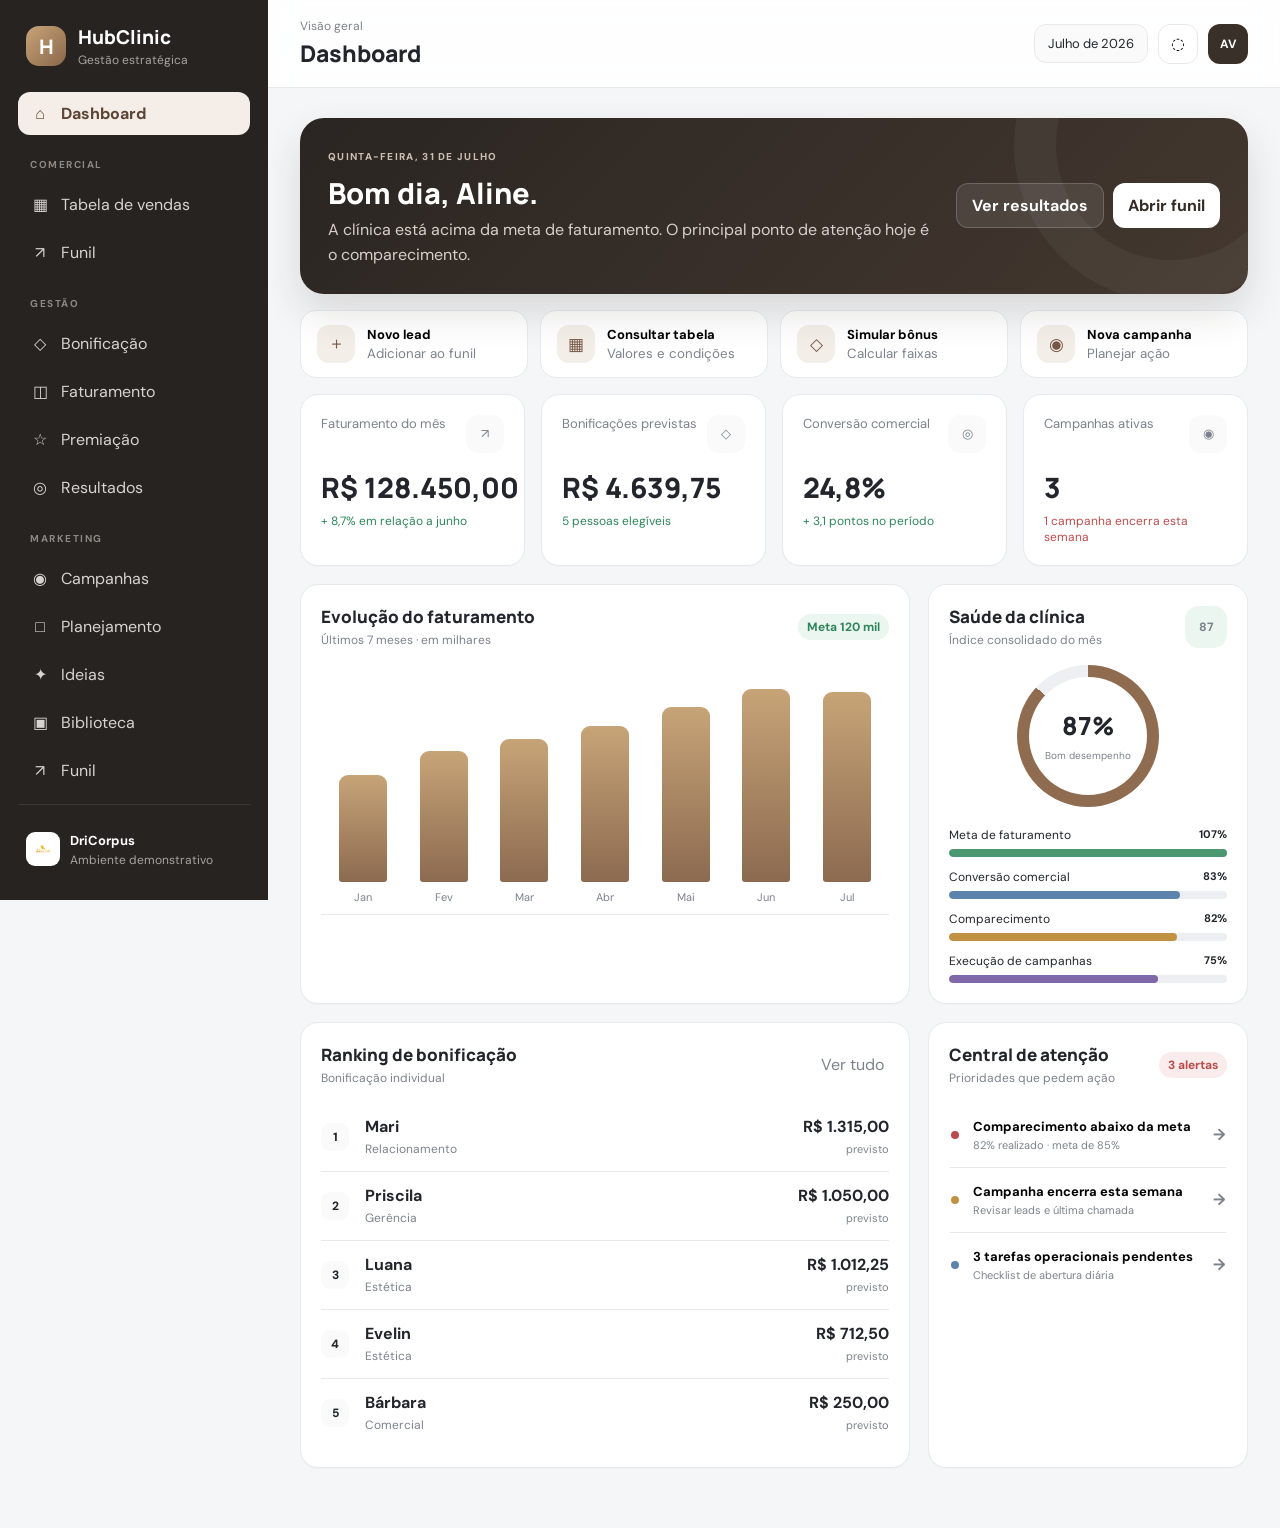
<file: index.html>
<!DOCTYPE html>
<html lang="pt-BR">
<head>
  <meta charset="UTF-8">
  <meta name="viewport" content="width=device-width, initial-scale=1.0">
  <meta name="description" content="HubClinic — Gestão estratégica para clínicas">
  <title>HubClinic | Gestão Estratégica</title>
  <link rel="preconnect" href="https://fonts.googleapis.com">
  <link rel="preconnect" href="https://fonts.gstatic.com" crossorigin>
  <link href="https://fonts.googleapis.com/css2?family=DM+Sans:wght@400;500;600;700&family=Manrope:wght@600;700;800&display=swap" rel="stylesheet">
  <link rel="stylesheet" href="app.css">
</head>
<body>
  <div class="app-shell">
    <aside class="sidebar" id="sidebar">
      <div class="brand">
        <div class="brand-mark">H</div>
        <div><strong>HubClinic</strong><span>Gestão estratégica</span></div>
      </div>
      <nav id="mainNav"></nav>
      <div class="sidebar-footer">
        <div class="clinic-badge">
          <img src="logo.png" alt="" onerror="this.style.display='none'">
          <div><strong>DriCorpus</strong><span>Ambiente demonstrativo</span></div>
        </div>
      </div>
    </aside>

    <main class="main">
      <header class="topbar">
        <button class="icon-btn mobile-menu" id="menuBtn" aria-label="Abrir menu">☰</button>
        <div>
          <p class="eyebrow" id="breadcrumb">Visão geral</p>
          <h1 id="pageTitle">Dashboard</h1>
        </div>
        <div class="top-actions">
          <div class="period-chip">Julho de 2026</div>
          <button class="icon-btn" title="Notificações">◌</button>
          <div class="avatar">AV</div>
        </div>
      </header>

      <section class="content" id="app"></section>
    </main>
  </div>

  <div class="toast" id="toast"></div>
  <div class="modal-backdrop" id="modalBackdrop">
    <div class="modal" id="modal"></div>
  </div>

  <script src="data.js"></script>
  <script src="app.js"></script>
</body>
</html>
</file>
<file: app.css>
:root{
  --bg:#f5f6f8;--surface:#fff;--surface-2:#fafafa;--text:#22252b;--muted:#7c828d;
  --line:#e8e9ed;--brand:#725843;--brand-2:#a88364;--accent:#c7a477;
  --green:#2f855a;--green-bg:#eaf6ef;--red:#b84c4c;--red-bg:#faecec;
  --amber:#9b6a16;--amber-bg:#fff5df;--blue:#356aa0;--blue-bg:#edf4fb;
  --purple:#7251a4;--purple-bg:#f2edfa;--shadow:0 10px 30px rgba(27,31,39,.07);
  --radius:18px;--sidebar:268px
}
*{box-sizing:border-box}html{scroll-behavior:smooth}body{margin:0;background:var(--bg);color:var(--text);font-family:"DM Sans",sans-serif}
button,input,select,textarea{font:inherit}.app-shell{display:grid;grid-template-columns:var(--sidebar) 1fr;min-height:100vh}
.sidebar{position:sticky;top:0;height:100vh;background:#262321;color:#fff;padding:24px 18px;display:flex;flex-direction:column;z-index:20}
.brand{display:flex;align-items:center;gap:12px;padding:0 8px 24px}.brand-mark{width:40px;height:40px;border-radius:13px;background:linear-gradient(135deg,var(--accent),#8b674b);display:grid;place-items:center;font:800 20px Manrope}
.brand strong{font:800 19px Manrope;display:block}.brand span,.clinic-badge span{display:block;color:#aaa39e;font-size:12px;margin-top:2px}
nav{display:flex;flex-direction:column;gap:5px;overflow:auto}.nav-group-title{font-size:10px;font-weight:700;letter-spacing:.15em;color:#8f8883;text-transform:uppercase;margin:18px 12px 7px}
.nav-item{appearance:none;border:0;color:#d7d3d0;background:transparent;border-radius:12px;padding:11px 12px;text-align:left;cursor:pointer;display:flex;align-items:center;gap:11px;transition:.2s;width:100%}
.nav-item:hover{background:#34302d;color:#fff}.nav-item.active{background:#f5eee8;color:#5b4434;font-weight:700}.nav-icon{width:20px;text-align:center}
.sidebar-footer{margin-top:auto;border-top:1px solid #3c3835;padding-top:16px}.clinic-badge{display:flex;align-items:center;gap:10px;padding:8px}.clinic-badge img{width:34px;height:34px;object-fit:contain;background:#fff;border-radius:9px;padding:3px}.clinic-badge strong{font-size:13px}
.main{min-width:0}.topbar{height:88px;background:rgba(255,255,255,.9);backdrop-filter:blur(12px);border-bottom:1px solid var(--line);display:flex;align-items:center;justify-content:space-between;padding:0 32px;position:sticky;top:0;z-index:15}
.eyebrow{margin:0 0 3px;color:var(--muted);font-size:12px}.topbar h1{margin:0;font:800 23px Manrope}.top-actions{display:flex;align-items:center;gap:10px}.period-chip{background:var(--surface-2);border:1px solid var(--line);padding:10px 13px;border-radius:12px;font-size:13px}
.icon-btn{width:40px;height:40px;border:1px solid var(--line);background:#fff;border-radius:12px;cursor:pointer}.avatar{width:40px;height:40px;border-radius:12px;background:#3a302a;color:#fff;display:grid;place-items:center;font-weight:700;font-size:12px}.mobile-menu{display:none}
.content{padding:30px 32px 60px;max-width:1640px;margin:auto}.page-head{display:flex;align-items:flex-end;justify-content:space-between;gap:18px;margin-bottom:22px}.page-head h2{font:800 26px Manrope;margin:0 0 6px}.page-head p{margin:0;color:var(--muted)}
.actions{display:flex;gap:9px;flex-wrap:wrap}.btn{border:0;border-radius:12px;padding:11px 15px;font-weight:700;cursor:pointer}.btn-primary{background:#3a302a;color:#fff}.btn-secondary{background:#fff;border:1px solid var(--line);color:var(--text)}.btn-danger{background:var(--red-bg);color:var(--red)}
.kpi-grid{display:grid;grid-template-columns:repeat(4,minmax(0,1fr));gap:16px;margin-bottom:18px}.card{background:var(--surface);border:1px solid var(--line);border-radius:var(--radius);box-shadow:0 1px 0 rgba(0,0,0,.02)}.kpi{padding:20px}.kpi-top{display:flex;justify-content:space-between;color:var(--muted);font-size:13px}.kpi-icon{width:38px;height:38px;border-radius:12px;display:grid;place-items:center;background:var(--surface-2)}.kpi-value{font:800 28px Manrope;margin:15px 0 7px}.trend{font-size:12px}.trend.up{color:var(--green)}.trend.down{color:var(--red)}
.grid-2{display:grid;grid-template-columns:minmax(0,1.6fr) minmax(300px,.8fr);gap:18px}.panel{padding:20px}.panel-head{display:flex;align-items:center;justify-content:space-between;margin-bottom:16px}.panel-head h3{font:800 17px Manrope;margin:0}.panel-head span{color:var(--muted);font-size:12px}
.chart{height:250px;display:flex;align-items:flex-end;gap:12px;padding:24px 8px 10px;border-bottom:1px solid var(--line)}.chart-col{flex:1;display:flex;flex-direction:column;align-items:center;gap:8px;height:100%;justify-content:flex-end}.bar{width:100%;max-width:48px;border-radius:9px 9px 3px 3px;background:linear-gradient(180deg,var(--accent),#8c6a50);min-height:8px;transition:.3s}.chart-label{font-size:11px;color:var(--muted)}
.ranking{display:flex;flex-direction:column}.rank-row{display:grid;grid-template-columns:34px 1fr auto;gap:10px;align-items:center;padding:13px 0;border-bottom:1px solid var(--line)}.rank-row:last-child{border:0}.rank-pos{width:28px;height:28px;border-radius:9px;background:var(--surface-2);display:grid;place-items:center;font-weight:800;font-size:12px}.rank-name strong,.person strong{display:block}.rank-name span,.person span{font-size:12px;color:var(--muted)}.rank-value{text-align:right}.rank-value strong{display:block}.rank-value span{font-size:11px;color:var(--muted)}
.toolbar{display:flex;gap:10px;align-items:center;margin-bottom:15px;flex-wrap:wrap}.search{position:relative;flex:1;min-width:240px}.search input{padding-left:40px}.search:before{content:"⌕";position:absolute;left:15px;top:11px;color:var(--muted)}input,select,textarea{border:1px solid var(--line);border-radius:12px;background:#fff;padding:11px 12px;color:var(--text);outline:none}input:focus,select:focus,textarea:focus{border-color:#baa58f;box-shadow:0 0 0 3px rgba(186,165,143,.15)}
.table-wrap{overflow:auto}.data-table{width:100%;border-collapse:collapse;min-width:900px}.data-table th{font-size:11px;text-transform:uppercase;letter-spacing:.05em;color:var(--muted);text-align:left;padding:13px 15px;background:#fafafa;border-bottom:1px solid var(--line)}.data-table td{padding:14px 15px;border-bottom:1px solid var(--line);font-size:13px}.data-table tr:hover td{background:#fdfbf9}.money{font-weight:700}.tag{display:inline-flex;align-items:center;padding:5px 9px;border-radius:999px;background:var(--surface-2);font-size:11px;font-weight:700}.tag.green{background:var(--green-bg);color:var(--green)}.tag.red{background:var(--red-bg);color:var(--red)}.tag.amber{background:var(--amber-bg);color:var(--amber)}.tag.blue{background:var(--blue-bg);color:var(--blue)}.tag.purple{background:var(--purple-bg);color:var(--purple)}
.mini-btn{border:0;background:transparent;cursor:pointer;padding:5px;color:var(--muted)}
.kanban{display:grid;grid-template-columns:repeat(5,minmax(240px,1fr));gap:14px;overflow:auto;padding-bottom:8px}.kanban-col{background:#eceef1;border-radius:16px;padding:12px;min-height:420px}.kanban-head{display:flex;justify-content:space-between;align-items:center;padding:4px 4px 12px;font-weight:700}.count{background:#fff;border-radius:99px;padding:3px 8px;font-size:11px}.lead-card{background:#fff;border:1px solid var(--line);border-radius:14px;padding:14px;margin-bottom:10px;box-shadow:0 3px 10px rgba(0,0,0,.03)}.lead-card h4{margin:0 0 5px}.lead-card p{font-size:12px;color:var(--muted);margin:0 0 11px}.lead-meta{display:flex;justify-content:space-between;font-size:11px}
.tabs{display:flex;gap:5px;background:#ebecef;border-radius:13px;padding:4px;width:max-content;margin-bottom:18px}.tab{border:0;background:transparent;padding:9px 13px;border-radius:10px;cursor:pointer;font-weight:700;color:var(--muted)}.tab.active{background:#fff;color:var(--text);box-shadow:0 2px 7px rgba(0,0,0,.05)}
.bonus-grid{display:grid;grid-template-columns:repeat(2,minmax(0,1fr));gap:16px}.bonus-card{padding:20px}.bonus-title{display:flex;justify-content:space-between;gap:12px}.bonus-title h3{margin:0;font:800 17px Manrope}.bonus-title p{margin:4px 0 0;color:var(--muted);font-size:12px}.tiers{display:flex;gap:8px;margin-top:18px;overflow:auto}.tier{min-width:108px;border:1px solid var(--line);border-radius:13px;padding:11px;background:#fafafa}.tier.black{background:#292624;color:#fff;border-color:#292624}.tier span{display:block;font-size:10px;opacity:.7}.tier strong{display:block;margin-top:5px;font-size:13px}.extra-rule{margin-top:14px;background:var(--green-bg);color:var(--green);padding:11px 13px;border-radius:12px;font-size:12px;font-weight:700}
.progress{height:8px;background:#eceef1;border-radius:99px;overflow:hidden}.progress>span{display:block;height:100%;background:linear-gradient(90deg,var(--accent),#765744);border-radius:inherit}.performance-table .person{display:flex;align-items:center;gap:10px}.person-avatar{width:34px;height:34px;border-radius:11px;background:#efe9e4;display:grid;place-items:center;font-weight:800;color:#6d513d}
.empty{text-align:center;padding:54px 20px;color:var(--muted)}.empty strong{display:block;color:var(--text);font-size:16px;margin-bottom:5px}
.idea-grid,.library-grid,.training-grid,.process-grid{display:grid;grid-template-columns:repeat(3,minmax(0,1fr));gap:15px}.item-card{padding:18px}.item-card h3{font:800 16px Manrope;margin:9px 0 6px}.item-card p{color:var(--muted);font-size:13px;line-height:1.5}.item-card-footer{display:flex;align-items:center;justify-content:space-between;margin-top:17px;padding-top:13px;border-top:1px solid var(--line)}
.checklist{display:flex;flex-direction:column;gap:8px}.check-row{display:flex;align-items:center;gap:10px;padding:11px;border:1px solid var(--line);border-radius:12px}.check-row input{accent-color:#725843}
.modal-backdrop{position:fixed;inset:0;background:rgba(25,23,21,.42);display:none;align-items:center;justify-content:center;padding:20px;z-index:50}.modal-backdrop.open{display:flex}.modal{background:#fff;border-radius:20px;width:min(620px,100%);max-height:90vh;overflow:auto;box-shadow:var(--shadow);padding:24px}.modal h2{margin:0 0 18px;font:800 21px Manrope}.form-grid{display:grid;grid-template-columns:1fr 1fr;gap:13px}.field{display:flex;flex-direction:column;gap:6px}.field.full{grid-column:1/-1}.field label{font-size:12px;font-weight:700;color:var(--muted)}.modal-actions{display:flex;justify-content:flex-end;gap:9px;margin-top:20px}.toast{position:fixed;right:24px;bottom:24px;background:#292624;color:#fff;border-radius:13px;padding:13px 17px;opacity:0;transform:translateY(12px);pointer-events:none;transition:.25s;z-index:80}.toast.show{opacity:1;transform:none}
@media(max-width:1100px){.kpi-grid{grid-template-columns:repeat(2,1fr)}.grid-2{grid-template-columns:1fr}.idea-grid,.library-grid,.training-grid,.process-grid{grid-template-columns:repeat(2,1fr)}}
@media(max-width:820px){.app-shell{display:block}.sidebar{position:fixed;left:-280px;transition:.25s;width:268px}.sidebar.open{left:0}.main{width:100%}.mobile-menu{display:block}.topbar{padding:0 16px}.content{padding:22px 16px 50px}.period-chip{display:none}.bonus-grid{grid-template-columns:1fr}}
@media(max-width:560px){.kpi-grid,.idea-grid,.library-grid,.training-grid,.process-grid{grid-template-columns:1fr}.page-head{align-items:flex-start;flex-direction:column}.form-grid{grid-template-columns:1fr}.field.full{grid-column:auto}.top-actions .icon-btn{display:none}}


/* HubClinic v0.2 — Fundação profissional */
.welcome-card{
  background:linear-gradient(135deg,#2a2522 0%,#44382f 100%);
  color:#fff;border-radius:24px;padding:26px 28px;margin-bottom:16px;
  display:flex;align-items:center;justify-content:space-between;gap:24px;
  box-shadow:0 18px 40px rgba(43,36,31,.14);overflow:hidden;position:relative
}
.welcome-card:after{
  content:"";position:absolute;width:230px;height:230px;border-radius:50%;
  right:-80px;top:-130px;border:42px solid rgba(255,255,255,.045)
}
.welcome-kicker{font-size:10px;letter-spacing:.13em;color:#cdbeb1;font-weight:800}
.welcome-card h2{font:800 29px Manrope;margin:8px 0 5px}.welcome-card p{margin:0;color:#d6cfca;max-width:690px;line-height:1.55}
.welcome-actions{display:flex;gap:9px;position:relative;z-index:2;flex-shrink:0}
.welcome-card .btn-secondary{background:rgba(255,255,255,.09);border-color:rgba(255,255,255,.18);color:#fff}
.welcome-card .btn-primary{background:#fff;color:#352b25}
.quick-actions{display:grid;grid-template-columns:repeat(4,minmax(0,1fr));gap:12px;margin-bottom:16px}
.quick-action{border:1px solid var(--line);background:#fff;border-radius:16px;padding:14px 16px;display:flex;align-items:center;gap:12px;text-align:left;cursor:pointer;transition:.2s}
.quick-action:hover{transform:translateY(-2px);box-shadow:var(--shadow);border-color:#d9cec4}
.quick-action>span{width:38px;height:38px;border-radius:12px;background:#f4eee9;color:#765744;display:grid;place-items:center;font-size:17px}
.quick-action strong{display:block;font-size:13px}.quick-action small{display:block;color:var(--muted);margin-top:2px}
.dashboard-grid{display:grid;grid-template-columns:minmax(0,1.65fr) minmax(320px,.85fr);gap:18px}
.revenue-panel{grid-column:1}.health-panel{grid-column:2}.ranking-panel{grid-column:1}.attention-panel{grid-column:2}
.health-score{width:42px;height:42px;border-radius:14px;background:var(--green-bg);color:var(--green);display:grid;place-items:center;font-weight:800}
.health-ring{width:142px;height:142px;border-radius:50%;margin:6px auto 20px;background:conic-gradient(#8f6c50 0 87%,#edeff2 87% 100%);display:grid;place-items:center;position:relative}
.health-ring:before{content:"";position:absolute;inset:12px;background:#fff;border-radius:50%}
.health-ring>div{position:relative;text-align:center}.health-ring strong{font:800 25px Manrope;display:block}.health-ring span{font-size:10px;color:var(--muted)}
.health-list{display:flex;flex-direction:column;gap:12px}.health-item>div:first-child{display:flex;justify-content:space-between;font-size:12px;margin-bottom:6px}.health-item strong{font-size:11px}
.progress>span.green{background:#4b9870}.progress>span.blue{background:#5c83ab}.progress>span.amber{background:#c19242}.progress>span.purple{background:#8067a9}
.attention-item{width:100%;border:0;border-bottom:1px solid var(--line);background:transparent;padding:15px 2px;display:grid;grid-template-columns:10px 1fr auto;align-items:center;gap:12px;text-align:left;cursor:pointer}
.attention-item:last-child{border-bottom:0}.attention-item:hover div strong{color:var(--brand)}
.attention-item strong{font-size:13px;display:block}.attention-item small{font-size:11px;color:var(--muted);display:block;margin-top:3px}
.attention-item b{font-size:16px;color:var(--muted)}.attention-dot{width:8px;height:8px;border-radius:50%}.attention-dot.red{background:var(--red)}.attention-dot.amber{background:#c19242}.attention-dot.blue{background:#5c83ab}
@media(max-width:1100px){
  .quick-actions{grid-template-columns:repeat(2,1fr)}
  .dashboard-grid{grid-template-columns:1fr}
  .revenue-panel,.health-panel,.ranking-panel,.attention-panel{grid-column:1}
}
@media(max-width:700px){
  .welcome-card{align-items:flex-start;flex-direction:column}.welcome-actions{width:100%}.welcome-actions .btn{flex:1}
}
@media(max-width:560px){.quick-actions{grid-template-columns:1fr}}

/* v0.3 Bonificação */
.bonus-toolbar{padding:16px 18px;margin-bottom:16px;display:flex;align-items:flex-end;justify-content:space-between;gap:16px}.bonus-toolbar>div:first-child{display:flex;flex-direction:column;gap:6px}.bonus-toolbar select{min-width:220px;font-weight:700}.bonus-toolbar-actions{display:flex;gap:9px}.bonus-tabs{overflow:auto;max-width:100%}.management-total{display:flex;justify-content:space-between;padding:15px 0;border-bottom:1px solid var(--line)}.management-total strong{font:800 18px Manrope}.management-total.grand{border:0;color:var(--brand)}@media(max-width:700px){.bonus-toolbar{align-items:stretch;flex-direction:column}.bonus-toolbar-actions .btn{flex:1}}
</file>
